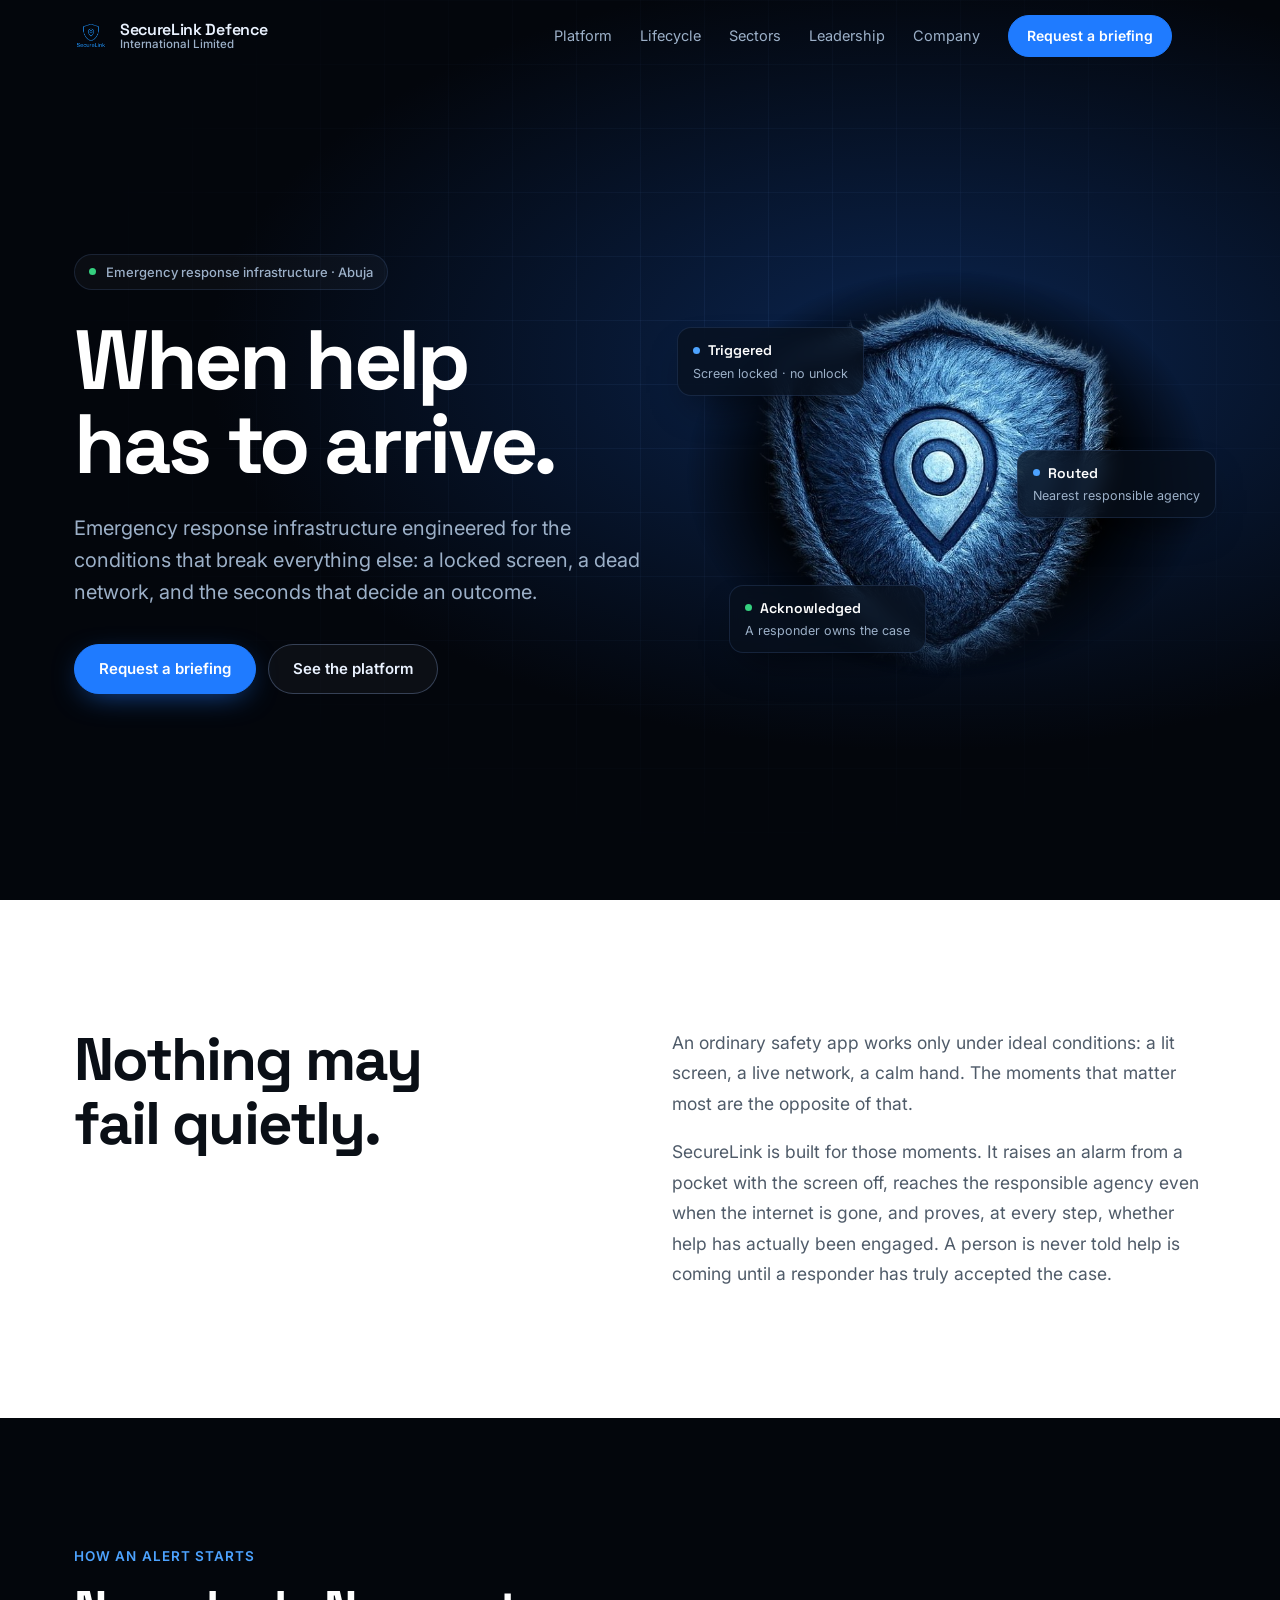
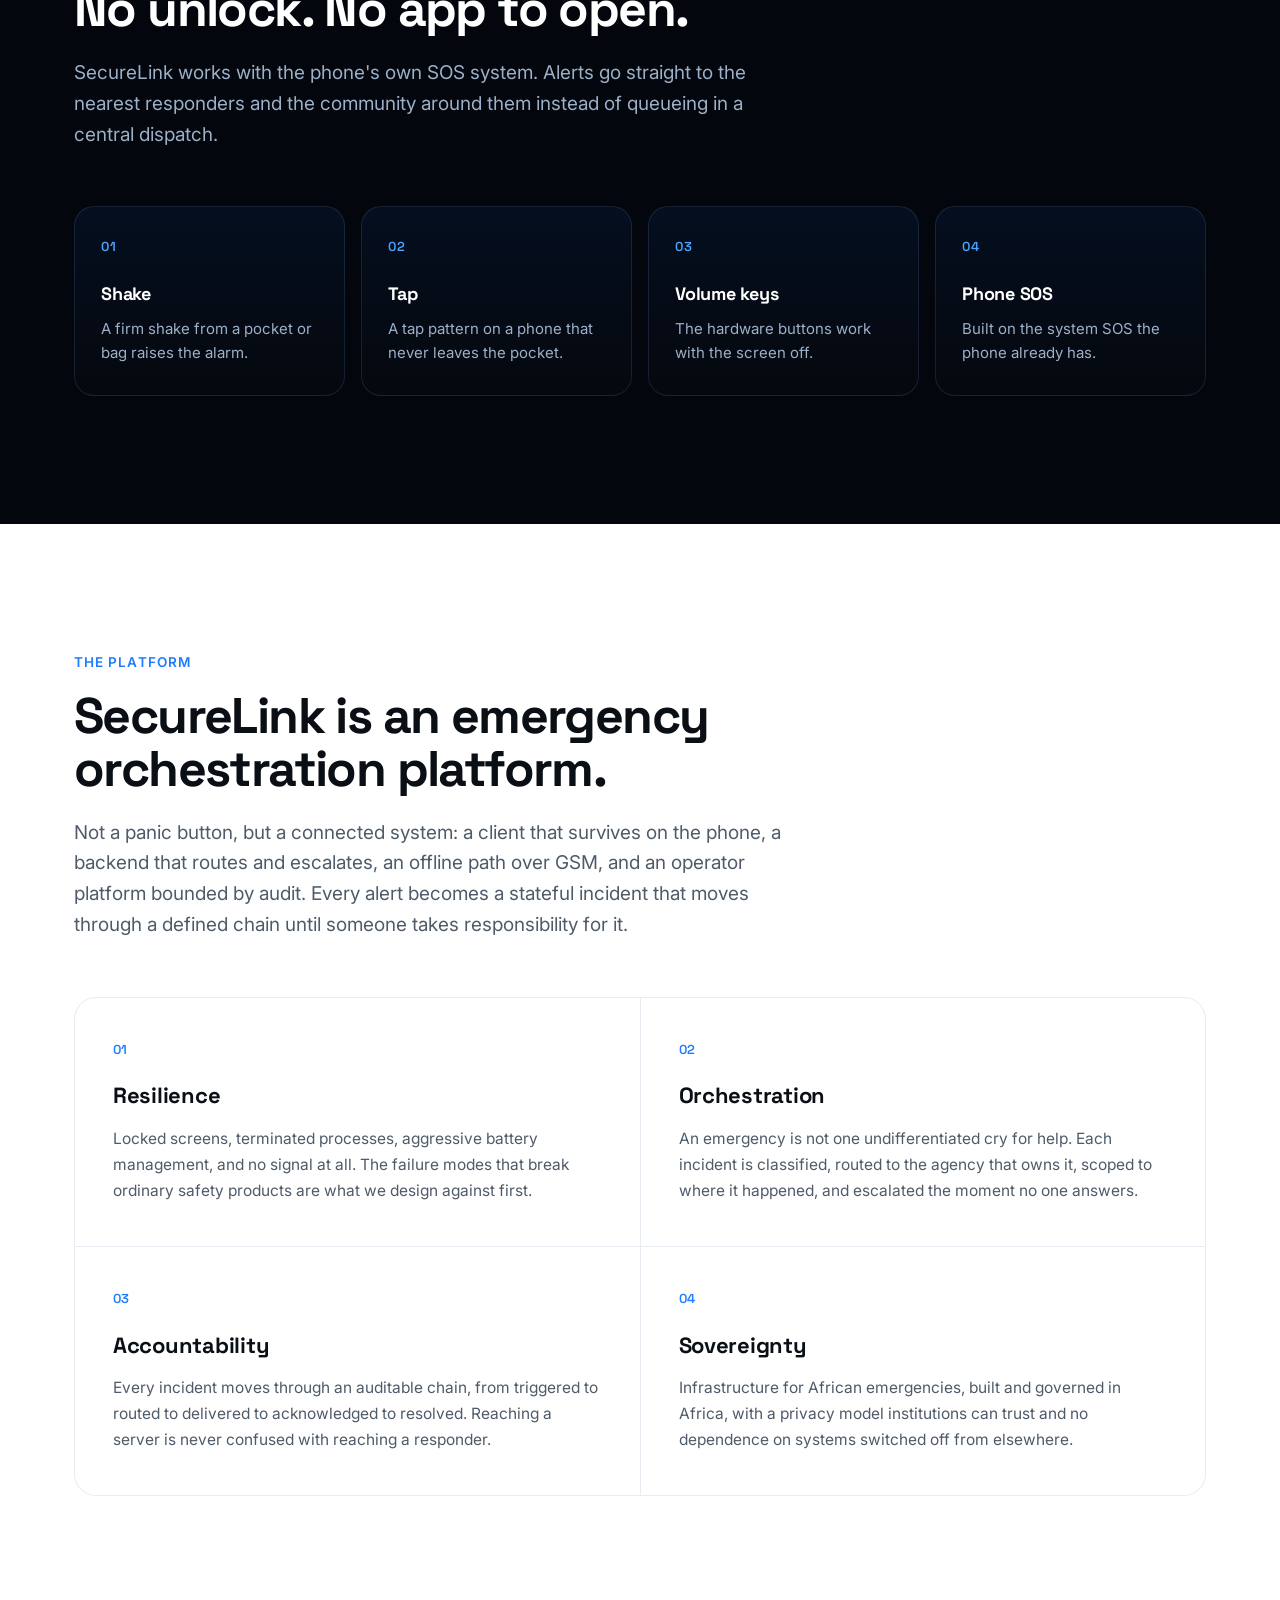
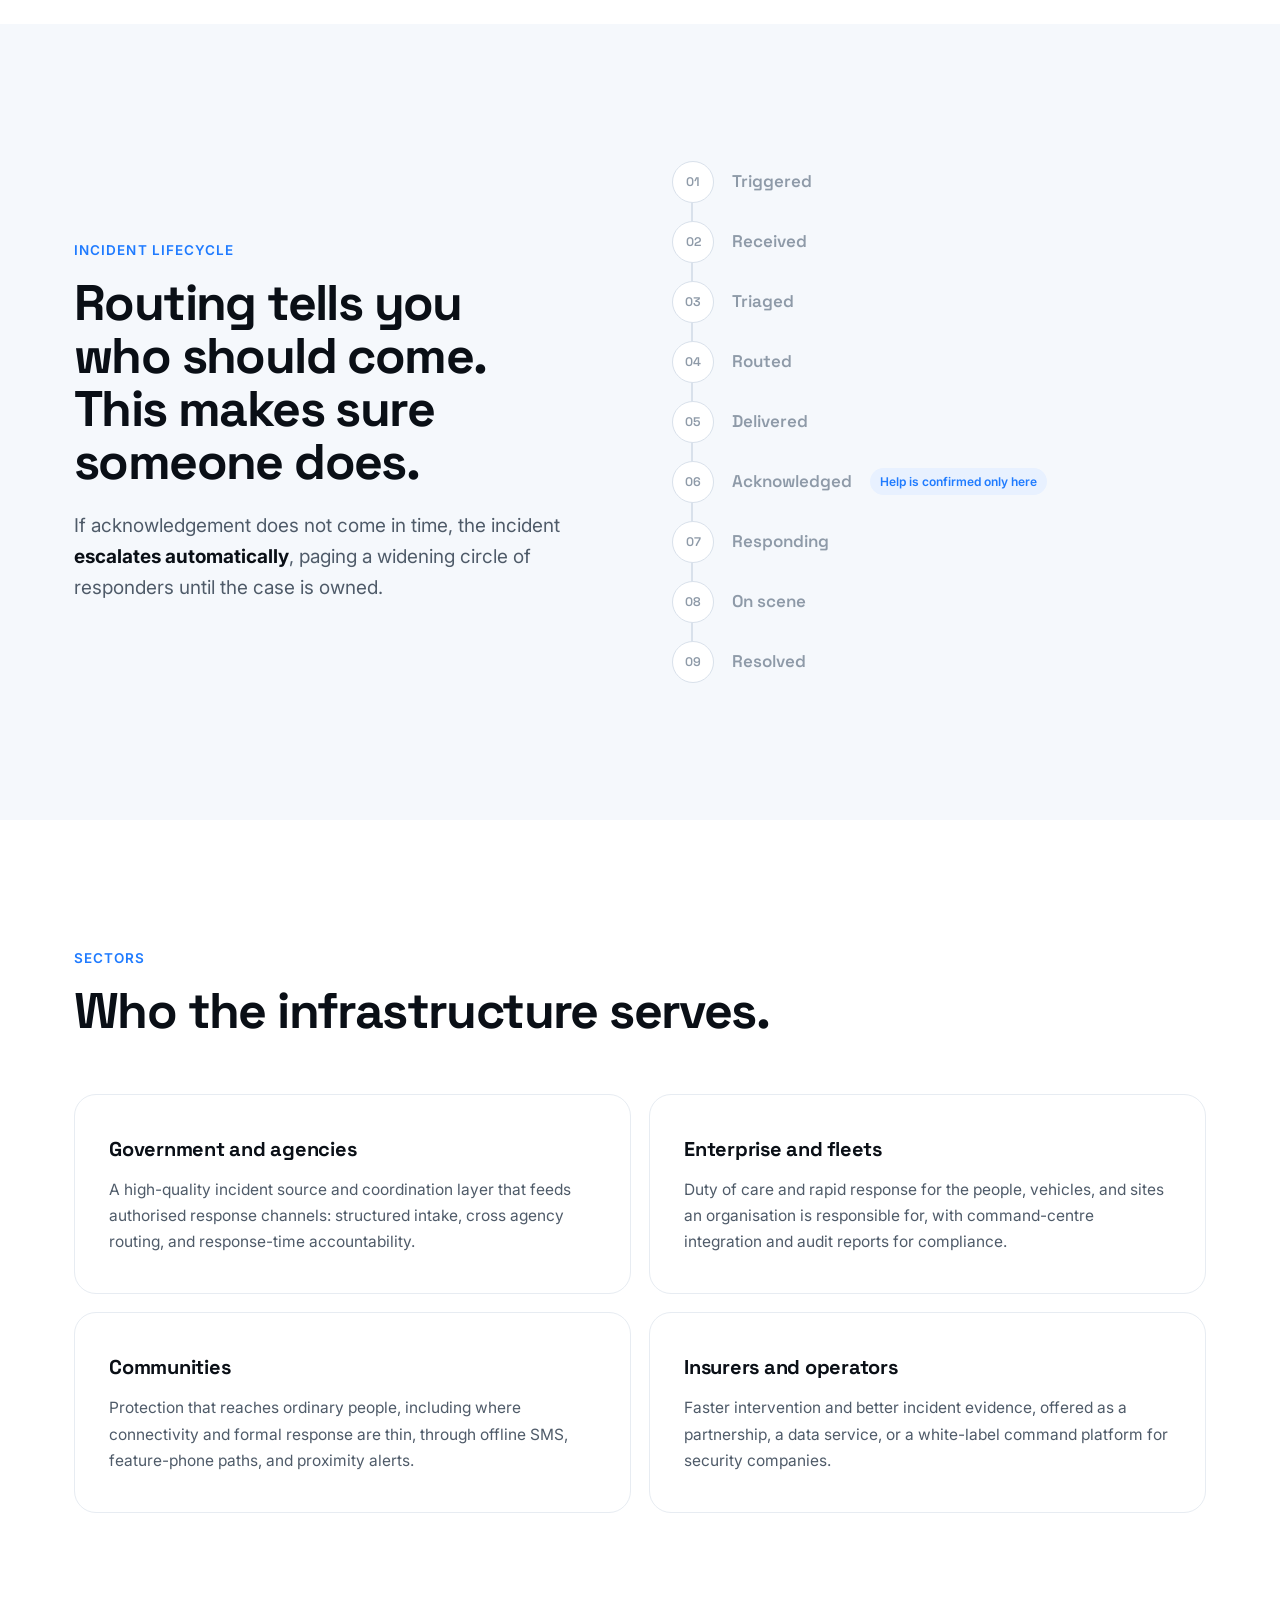
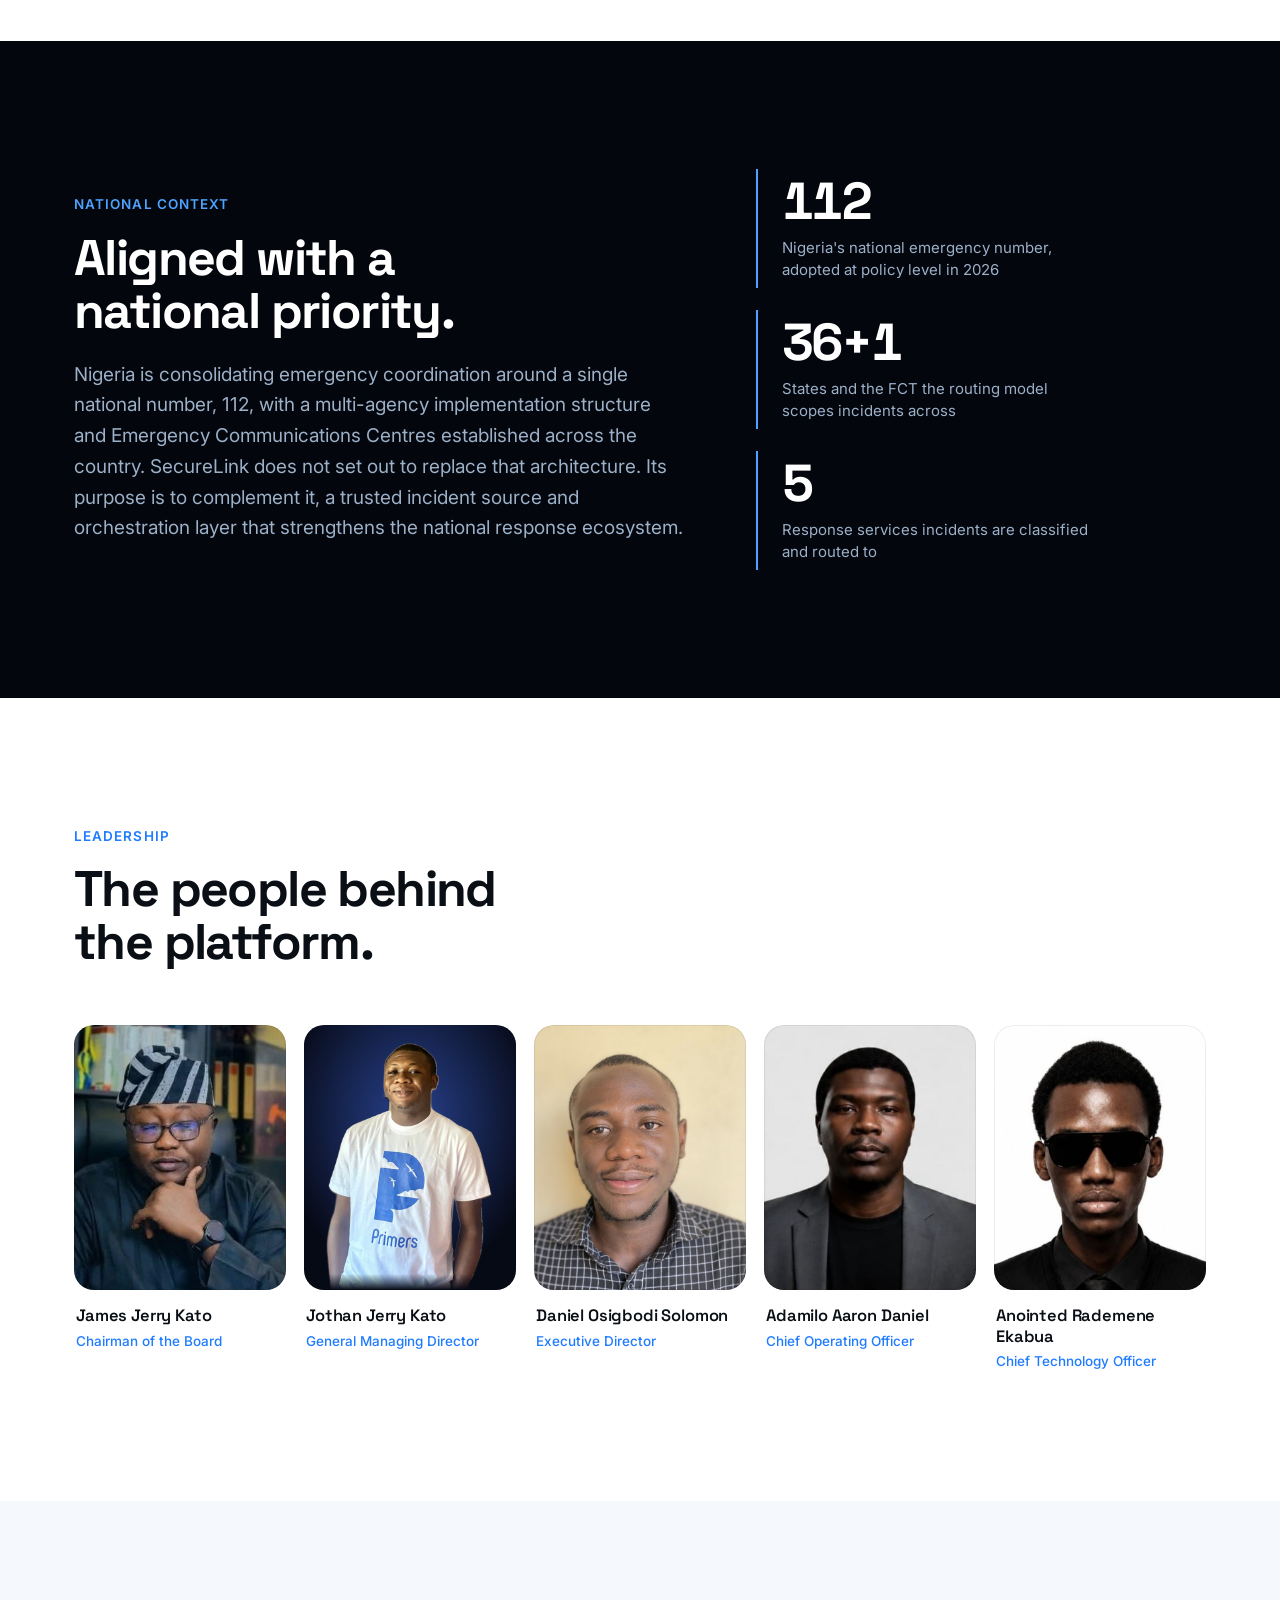
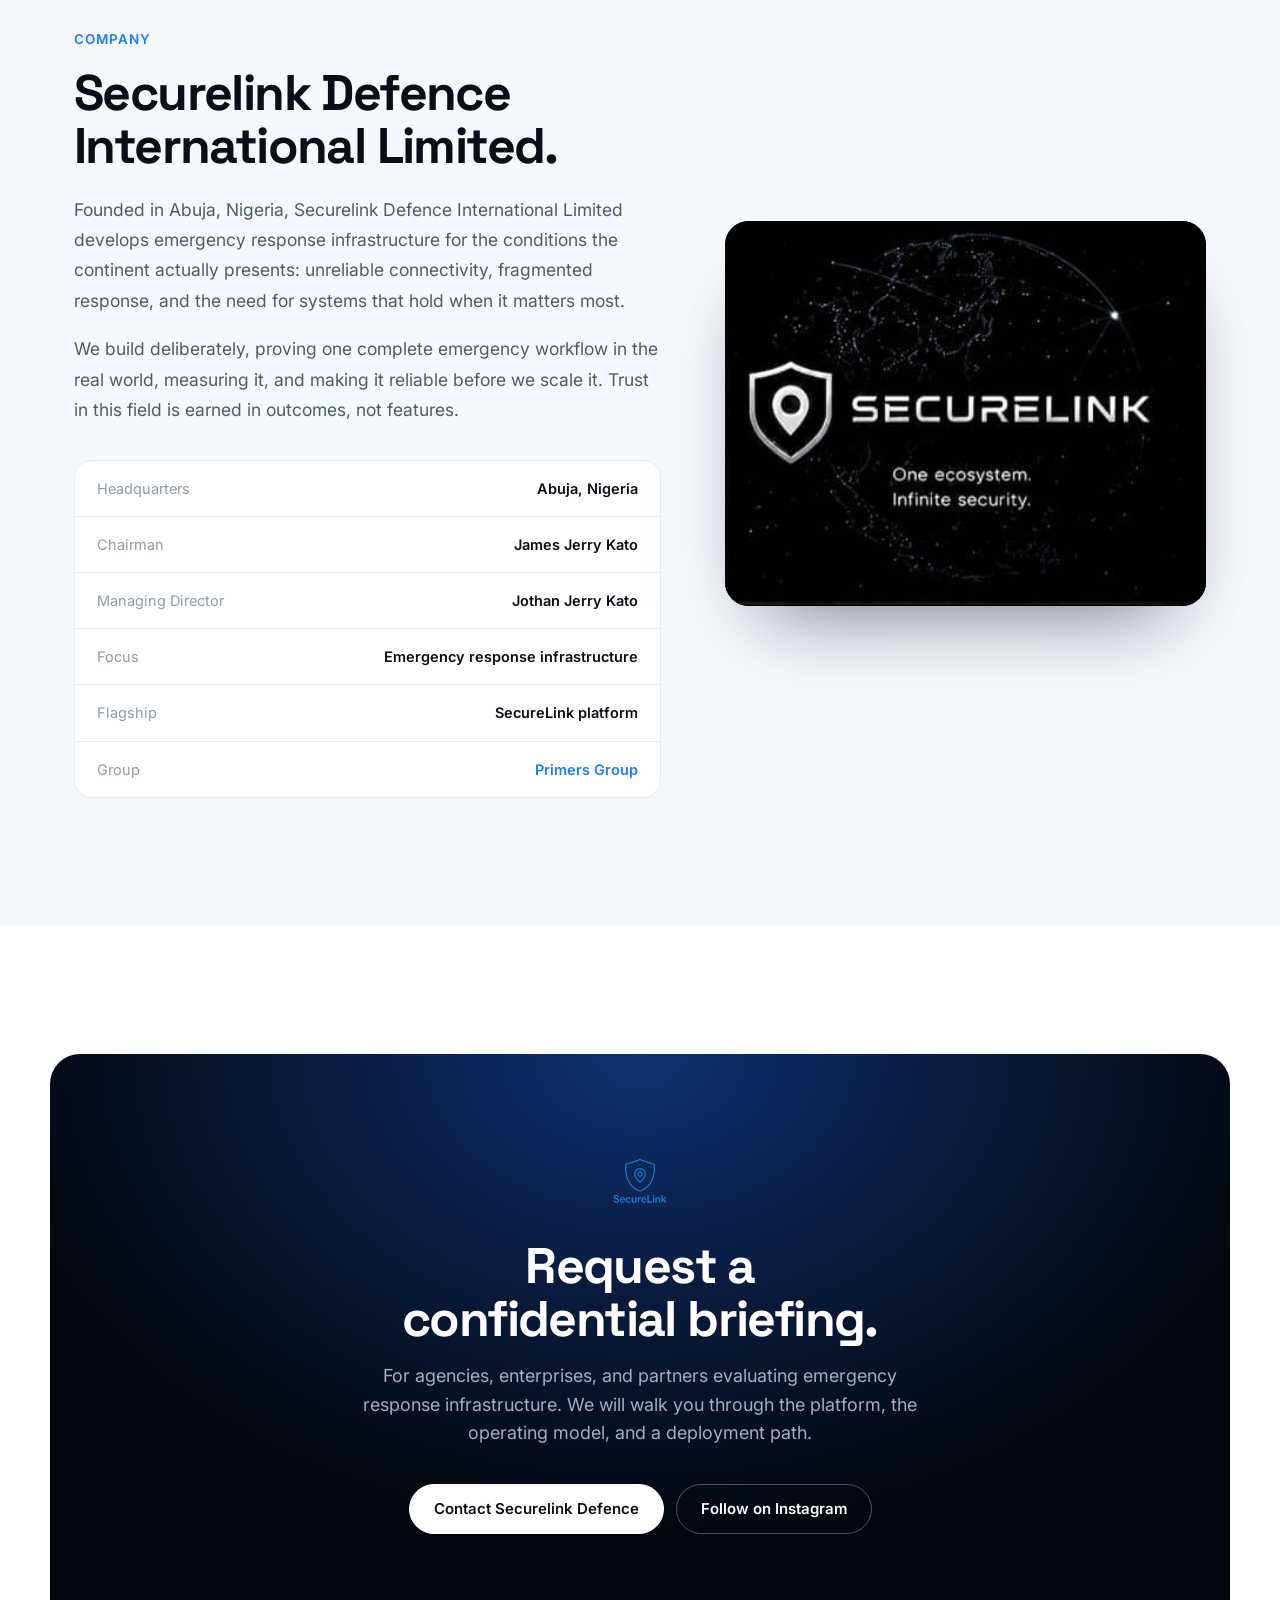
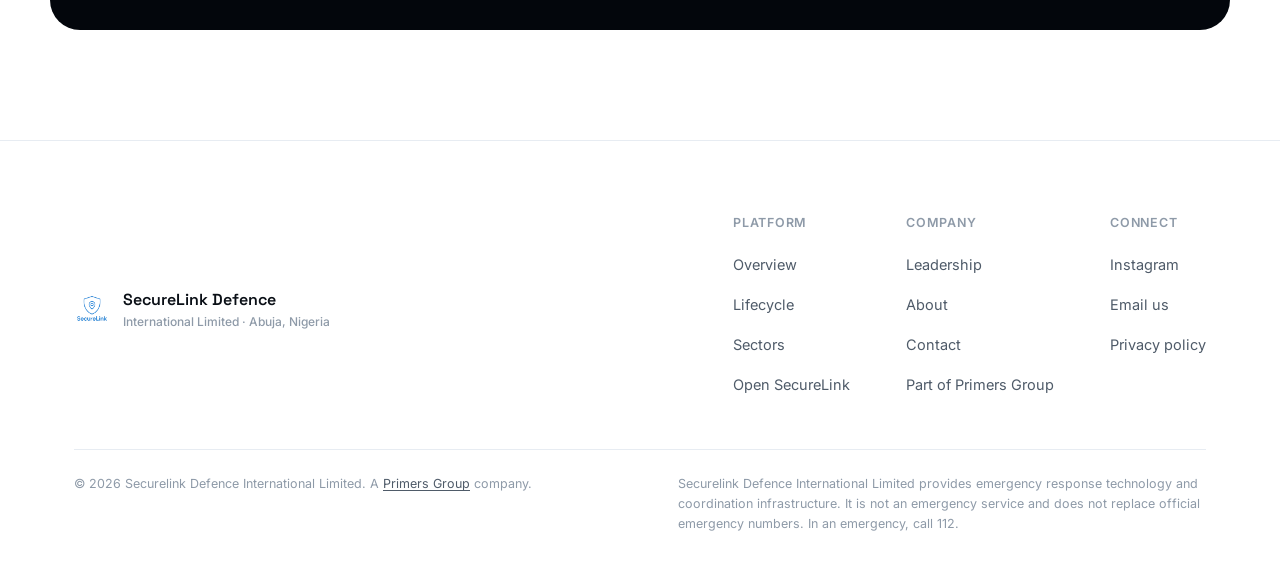
<file: index.html>
<!doctype html>
<html lang="en-NG">
<head>
<meta charset="utf-8" />
<meta name="viewport" content="width=device-width, initial-scale=1, viewport-fit=cover" />
<title>Securelink Defence International Limited · Emergency response infrastructure</title>
<meta name="description" content="Emergency response infrastructure for Africa. Detection that survives a locked screen and a dead network, routing that reaches the right agency in time, and accountability from the first alert to the responder who answers it." />
<link rel="canonical" href="https://securelinkdefence.primersgroup.ng/" />
<meta name="theme-color" content="#03060c" />
<meta name="robots" content="index,follow,max-image-preview:large" />
<meta property="og:type" content="website" />
<meta property="og:site_name" content="Securelink Defence" />
<meta property="og:title" content="Securelink Defence · When help has to arrive" />
<meta property="og:description" content="Emergency response infrastructure engineered for a locked screen, a dead network, and the seconds that decide an outcome." />
<meta property="og:url" content="https://securelinkdefence.primersgroup.ng/" />
<meta property="og:image" content="https://securelinkdefence.primersgroup.ng/og.jpg" />
<meta property="og:image:width" content="1200" />
<meta property="og:image:height" content="630" />
<meta name="twitter:card" content="summary_large_image" />
<link rel="icon" href="/favicon.ico" sizes="48x48" />
<link rel="icon" type="image/png" sizes="96x96" href="/favicon-96.png" />
<link rel="icon" type="image/png" sizes="192x192" href="/icon-192.png" />
<link rel="apple-touch-icon" href="/apple-touch-icon.png" />
<link rel="preconnect" href="https://fonts.googleapis.com" />
<link rel="preconnect" href="https://fonts.gstatic.com" crossorigin />
<link href="https://fonts.googleapis.com/css2?family=Space+Grotesk:wght@500;600;700&family=Inter:wght@400;500;600&display=swap" rel="stylesheet" />
<link rel="preload" as="image" href="/img/shield-hero.jpg" />
<link rel="stylesheet" href="/site.css" />
<script>document.documentElement.classList.add('js')</script>
<script type="application/ld+json">{"@context":"https://schema.org","@graph":[
{"@type":"Organization","@id":"https://securelinkdefence.primersgroup.ng/#org","name":"Securelink Defence International Limited","alternateName":"SecureLink","url":"https://securelinkdefence.primersgroup.ng/","logo":"https://securelinkdefence.primersgroup.ng/securelink-logo.png","email":"primerscorperation@gmail.com","address":{"@type":"PostalAddress","addressLocality":"Abuja","addressCountry":"NG"},"sameAs":["https://www.instagram.com/securelink_defence/","https://securelink.primersgroup.ng/"],"parentOrganization":{"@type":"Organization","name":"Primers Group","url":"https://primersgroup.ng/"},
"employee":[{"@type":"Person","name":"James Jerry Kato","jobTitle":"Chairman of the Board"},{"@type":"Person","name":"Jothan Jerry Kato","jobTitle":"General Managing Director"},{"@type":"Person","name":"Daniel Osigbodi Solomon","jobTitle":"Executive Director"},{"@type":"Person","name":"Adamilo Aaron Daniel","jobTitle":"Chief Operating Officer"},{"@type":"Person","name":"Anointed Rademene Ekabua","jobTitle":"Chief Technology Officer"}]},
{"@type":"WebApplication","name":"SecureLink","url":"https://securelink.primersgroup.ng/","applicationCategory":"BusinessApplication","publisher":{"@id":"https://securelinkdefence.primersgroup.ng/#org"}},
{"@type":"WebSite","name":"Securelink Defence","url":"https://securelinkdefence.primersgroup.ng/","publisher":{"@id":"https://securelinkdefence.primersgroup.ng/#org"}}]}</script>
</head>
<body>
<a class="skip" href="#main">Skip to content</a>

<nav class="nav" id="nav">
  <div class="wrap nav-in">
    <a class="brand" href="/" aria-label="Securelink Defence International Limited, home">
      <img src="/securelink-logo.png" alt="" width="34" height="34" />
      <span class="wm">SecureLink Defence<small>International Limited</small></span>
    </a>
    <div class="navlinks" id="navlinks">
      <a href="#platform">Platform</a>
      <a href="#lifecycle">Lifecycle</a>
      <a href="#sectors">Sectors</a>
      <a href="#team">Leadership</a>
      <a href="#company">Company</a>
      <a class="btn sm" href="#contact">Request a briefing</a>
    </div>
    <!-- Primers bar (apps + your Primers ID), filled in by id.primersgroup.ng/bar.js -->
    <span id="primers-bar-slot" style="display:flex;align-items:center;margin-left:8px"></span>
    <button class="menu" id="menu" aria-label="Open menu" aria-expanded="false" aria-controls="navlinks"><span></span><span></span></button>
  </div>
</nav>

<main id="main">
<header class="hero" id="top">
  <div class="grid-bg" aria-hidden="true"></div>
  <div class="wrap hero-in">
    <div class="hero-copy">
      <div class="tag"><span class="dot"></span>Emergency response infrastructure · Abuja</div>
      <h1>When help has to arrive.</h1>
      <p class="sub">Emergency response infrastructure engineered for the conditions that break everything else: a locked screen, a dead network, and the seconds that decide an outcome.</p>
      <div class="hero-cta">
        <a class="btn" href="#contact">Request a briefing</a>
        <a class="btn ghost" href="#platform">See the platform</a>
      </div>
    </div>
    <div class="hero-art">
      <div class="halo" aria-hidden="true"></div>
      <img src="/img/shield-hero.jpg" alt="The SecureLink shield" width="800" height="628" />
      <div class="chip c1" aria-hidden="true"><b>Triggered</b><span>Screen locked · no unlock</span></div>
      <div class="chip c2" aria-hidden="true"><b>Routed</b><span>Nearest responsible agency</span></div>
      <div class="chip c3 ok" aria-hidden="true"><b>Acknowledged</b><span>A responder owns the case</span></div>
    </div>
  </div>
</header>

<section id="mission" class="sec">
  <div class="wrap split">
    <h2 class="statement reveal">Nothing may fail quietly.</h2>
    <div class="body reveal">
      <p>An ordinary safety app works only under ideal conditions: a lit screen, a live network, a calm hand. The moments that matter most are the opposite of that.</p>
      <p>SecureLink is built for those moments. It raises an alarm from a pocket with the screen off, reaches the responsible agency even when the internet is gone, and proves, at every step, whether help has actually been engaged. A person is never told help is coming until a responder has truly accepted the case.</p>
    </div>
  </div>
</section>

<section id="triggers" class="sec dark">
  <div class="wrap">
    <div class="eyebrow">How an alert starts</div>
    <h2 class="reveal">No unlock. No app to open.</h2>
    <p class="sec-lead reveal">SecureLink works with the phone's own SOS system. Alerts go straight to the nearest responders and the community around them instead of queueing in a central dispatch.</p>
    <div class="triggers">
      <div class="trig reveal"><span class="tn">01</span><h3>Shake</h3><p>A firm shake from a pocket or bag raises the alarm.</p></div>
      <div class="trig reveal"><span class="tn">02</span><h3>Tap</h3><p>A tap pattern on a phone that never leaves the pocket.</p></div>
      <div class="trig reveal"><span class="tn">03</span><h3>Volume keys</h3><p>The hardware buttons work with the screen off.</p></div>
      <div class="trig reveal"><span class="tn">04</span><h3>Phone SOS</h3><p>Built on the system SOS the phone already has.</p></div>
    </div>
  </div>
</section>

<section id="platform" class="sec">
  <div class="wrap">
    <div class="eyebrow">The platform</div>
    <h2 class="reveal">SecureLink is an emergency orchestration platform.</h2>
    <p class="sec-lead reveal">Not a panic button, but a connected system: a client that survives on the phone, a backend that routes and escalates, an offline path over GSM, and an operator platform bounded by audit. Every alert becomes a stateful incident that moves through a defined chain until someone takes responsibility for it.</p>
    <div class="pillars">
      <div class="pillar reveal"><span class="n">01</span><h3>Resilience</h3><p>Locked screens, terminated processes, aggressive battery management, and no signal at all. The failure modes that break ordinary safety products are what we design against first.</p></div>
      <div class="pillar reveal"><span class="n">02</span><h3>Orchestration</h3><p>An emergency is not one undifferentiated cry for help. Each incident is classified, routed to the agency that owns it, scoped to where it happened, and escalated the moment no one answers.</p></div>
      <div class="pillar reveal"><span class="n">03</span><h3>Accountability</h3><p>Every incident moves through an auditable chain, from triggered to routed to delivered to acknowledged to resolved. Reaching a server is never confused with reaching a responder.</p></div>
      <div class="pillar reveal"><span class="n">04</span><h3>Sovereignty</h3><p>Infrastructure for African emergencies, built and governed in Africa, with a privacy model institutions can trust and no dependence on systems switched off from elsewhere.</p></div>
    </div>
  </div>
</section>

<section id="lifecycle" class="sec soft">
  <div class="wrap life">
    <div>
      <div class="eyebrow">Incident lifecycle</div>
      <h2 class="reveal">Routing tells you who should come. This makes sure someone does.</h2>
      <p class="sec-lead reveal">If acknowledgement does not come in time, the incident <b>escalates automatically</b>, paging a widening circle of responders until the case is owned.</p>
    </div>
    <ol class="chain" id="chain" aria-label="Incident lifecycle">
      <li>Triggered</li><li>Received</li><li>Triaged</li><li>Routed</li><li>Delivered</li><li class="key">Acknowledged</li><li>Responding</li><li>On scene</li><li>Resolved</li>
    </ol>
  </div>
</section>

<section id="sectors" class="sec">
  <div class="wrap">
    <div class="eyebrow">Sectors</div>
    <h2 class="reveal">Who the infrastructure serves.</h2>
    <div class="cards">
      <div class="card reveal"><h3>Government and agencies</h3><p>A high-quality incident source and coordination layer that feeds authorised response channels: structured intake, cross agency routing, and response-time accountability.</p></div>
      <div class="card reveal"><h3>Enterprise and fleets</h3><p>Duty of care and rapid response for the people, vehicles, and sites an organisation is responsible for, with command-centre integration and audit reports for compliance.</p></div>
      <div class="card reveal"><h3>Communities</h3><p>Protection that reaches ordinary people, including where connectivity and formal response are thin, through offline SMS, feature-phone paths, and proximity alerts.</p></div>
      <div class="card reveal"><h3>Insurers and operators</h3><p>Faster intervention and better incident evidence, offered as a partnership, a data service, or a white-label command platform for security companies.</p></div>
    </div>
  </div>
</section>

<section id="context" class="sec dark">
  <div class="wrap ctx">
    <div>
      <div class="eyebrow">National context</div>
      <h2 class="reveal">Aligned with a national priority.</h2>
      <p class="sec-lead reveal">Nigeria is consolidating emergency coordination around a single national number, 112, with a multi-agency implementation structure and Emergency Communications Centres established across the country. SecureLink does not set out to replace that architecture. Its purpose is to complement it, a trusted incident source and orchestration layer that strengthens the national response ecosystem.</p>
    </div>
    <div class="stats">
      <div class="stat reveal"><div class="n">112</div><div class="l">Nigeria's national emergency number, adopted at policy level in 2026</div></div>
      <div class="stat reveal"><div class="n">36+1</div><div class="l">States and the FCT the routing model scopes incidents across</div></div>
      <div class="stat reveal"><div class="n">5</div><div class="l">Response services incidents are classified and routed to</div></div>
    </div>
  </div>
</section>

<section id="team" class="sec">
  <div class="wrap">
    <div class="eyebrow">Leadership</div>
    <h2 class="reveal">The people behind the platform.</h2>
    <div class="team">
      <figure class="person reveal"><div class="ph"><img src="/img/james-kato.jpg" alt="James Jerry Kato" width="600" height="750" loading="lazy" /></div><figcaption><b>James Jerry Kato</b><span>Chairman of the Board</span></figcaption></figure>
      <figure class="person reveal"><div class="ph"><img src="/img/jothan-portrait-5.jpg" alt="Jothan Jerry Kato" width="640" height="800" loading="lazy" /></div><figcaption><b>Jothan Jerry Kato</b><span>General Managing Director</span></figcaption></figure>
      <figure class="person reveal"><div class="ph"><img src="/img/daniel-solomon.jpg" alt="Daniel Osigbodi Solomon" width="600" height="750" loading="lazy" /></div><figcaption><b>Daniel Osigbodi Solomon</b><span>Executive Director</span></figcaption></figure>
      <figure class="person reveal"><div class="ph"><img src="/img/aaron-daniel.jpg" alt="Adamilo Aaron Daniel" width="600" height="750" loading="lazy" /></div><figcaption><b>Adamilo Aaron Daniel</b><span>Chief Operating Officer</span></figcaption></figure>
      <figure class="person reveal"><div class="ph"><img src="/img/anointed-ekabua.jpg" alt="Anointed Rademene Ekabua" width="600" height="750" loading="lazy" /></div><figcaption><b>Anointed Rademene Ekabua</b><span>Chief Technology Officer</span></figcaption></figure>
    </div>
  </div>
</section>

<section id="company" class="sec soft">
  <div class="wrap co">
    <div>
      <div class="eyebrow">Company</div>
      <h2 class="reveal">Securelink Defence International Limited.</h2>
      <div class="body reveal">
        <p>Founded in Abuja, Nigeria, Securelink Defence International Limited develops emergency response infrastructure for the conditions the continent actually presents: unreliable connectivity, fragmented response, and the need for systems that hold when it matters most.</p>
        <p>We build deliberately, proving one complete emergency workflow in the real world, measuring it, and making it reliable before we scale it. Trust in this field is earned in outcomes, not features.</p>
      </div>
      <div class="facts reveal">
        <div class="fact"><span>Headquarters</span><b>Abuja, Nigeria</b></div>
        <div class="fact"><span>Chairman</span><b>James Jerry Kato</b></div>
        <div class="fact"><span>Managing Director</span><b>Jothan Jerry Kato</b></div>
        <div class="fact"><span>Focus</span><b>Emergency response infrastructure</b></div>
        <div class="fact"><span>Flagship</span><b>SecureLink platform</b></div>
        <div class="fact"><span>Group</span><b><a href="https://primersgroup.ng" target="_blank" rel="noopener">Primers Group</a></b></div>
      </div>
    </div>
    <figure class="eco reveal">
      <img src="/img/ecosystem.jpg" alt="SecureLink: one ecosystem, infinite security" width="409" height="328" loading="lazy" />
    </figure>
  </div>
</section>

<div class="cta-wrap">
  <section id="contact" class="cta">
    <img src="/securelink-logo.png" alt="" width="64" height="64" />
    <h2>Request a confidential briefing.</h2>
    <p>For agencies, enterprises, and partners evaluating emergency response infrastructure. We will walk you through the platform, the operating model, and a deployment path.</p>
    <div class="hero-cta">
      <a class="btn light" href="mailto:primerscorperation@gmail.com?subject=Securelink%20Defence%20briefing%20request">Contact Securelink Defence</a>
      <a class="btn ghost-l" href="https://www.instagram.com/securelink_defence/" target="_blank" rel="noopener">Follow on Instagram</a>
    </div>
  </section>
</div>
</main>

<footer>
  <div class="wrap">
    <div class="foot-top">
      <div class="foot-brand">
        <img src="/securelink-logo.png" alt="" width="36" height="36" />
        <span class="wm">SecureLink Defence<small>International Limited &middot; Abuja, Nigeria</small></span>
      </div>
      <div class="foot-links">
        <div class="foot-col"><h4>Platform</h4><a href="/#platform">Overview</a><a href="/#lifecycle">Lifecycle</a><a href="/#sectors">Sectors</a><a href="https://securelink.primersgroup.ng" target="_blank" rel="noopener">Open SecureLink</a></div>
        <div class="foot-col"><h4>Company</h4><a href="/#team">Leadership</a><a href="/#company">About</a><a href="/#contact">Contact</a><a href="https://primersgroup.ng" target="_blank" rel="noopener">Part of Primers Group</a></div>
        <div class="foot-col"><h4>Connect</h4><a href="https://www.instagram.com/securelink_defence/" target="_blank" rel="noopener me">Instagram</a><a href="mailto:primerscorperation@gmail.com">Email us</a><a href="/privacy/">Privacy policy</a></div>
      </div>
    </div>
    <div class="foot-bottom">
      <span>&copy; 2026 Securelink Defence International Limited. A <a href="https://primersgroup.ng" target="_blank" rel="noopener">Primers Group</a> company.</span>
      <span class="disc">Securelink Defence International Limited provides emergency response technology and coordination infrastructure. It is not an emergency service and does not replace official emergency numbers. In an emergency, call 112.</span>
    </div>
  </div>
</footer>
<script src="/site.js" defer></script>
<script src="https://id.primersgroup.ng/bar-1.0.0.js" integrity="sha384-rXpiakx+MJPCCDxLtpxx4N2rh06qFYNYot4EZfZ04UwXe0N0/mzz1tRFfR1OKee9" crossorigin="anonymous" data-mount="#primers-bar-slot" defer></script>
<script src="https://primersgroup.ng/assistant/embed-1.3.0.js" integrity="sha384-D2ZQCaPo8ymkBnxNFDwEXKBJMeaGDDqGIDWiqyoZJ2r6ArMiaWmXrp5rJXDOD0h1" crossorigin="anonymous" data-page="securelink" defer></script>
</body>
</html>
</file>
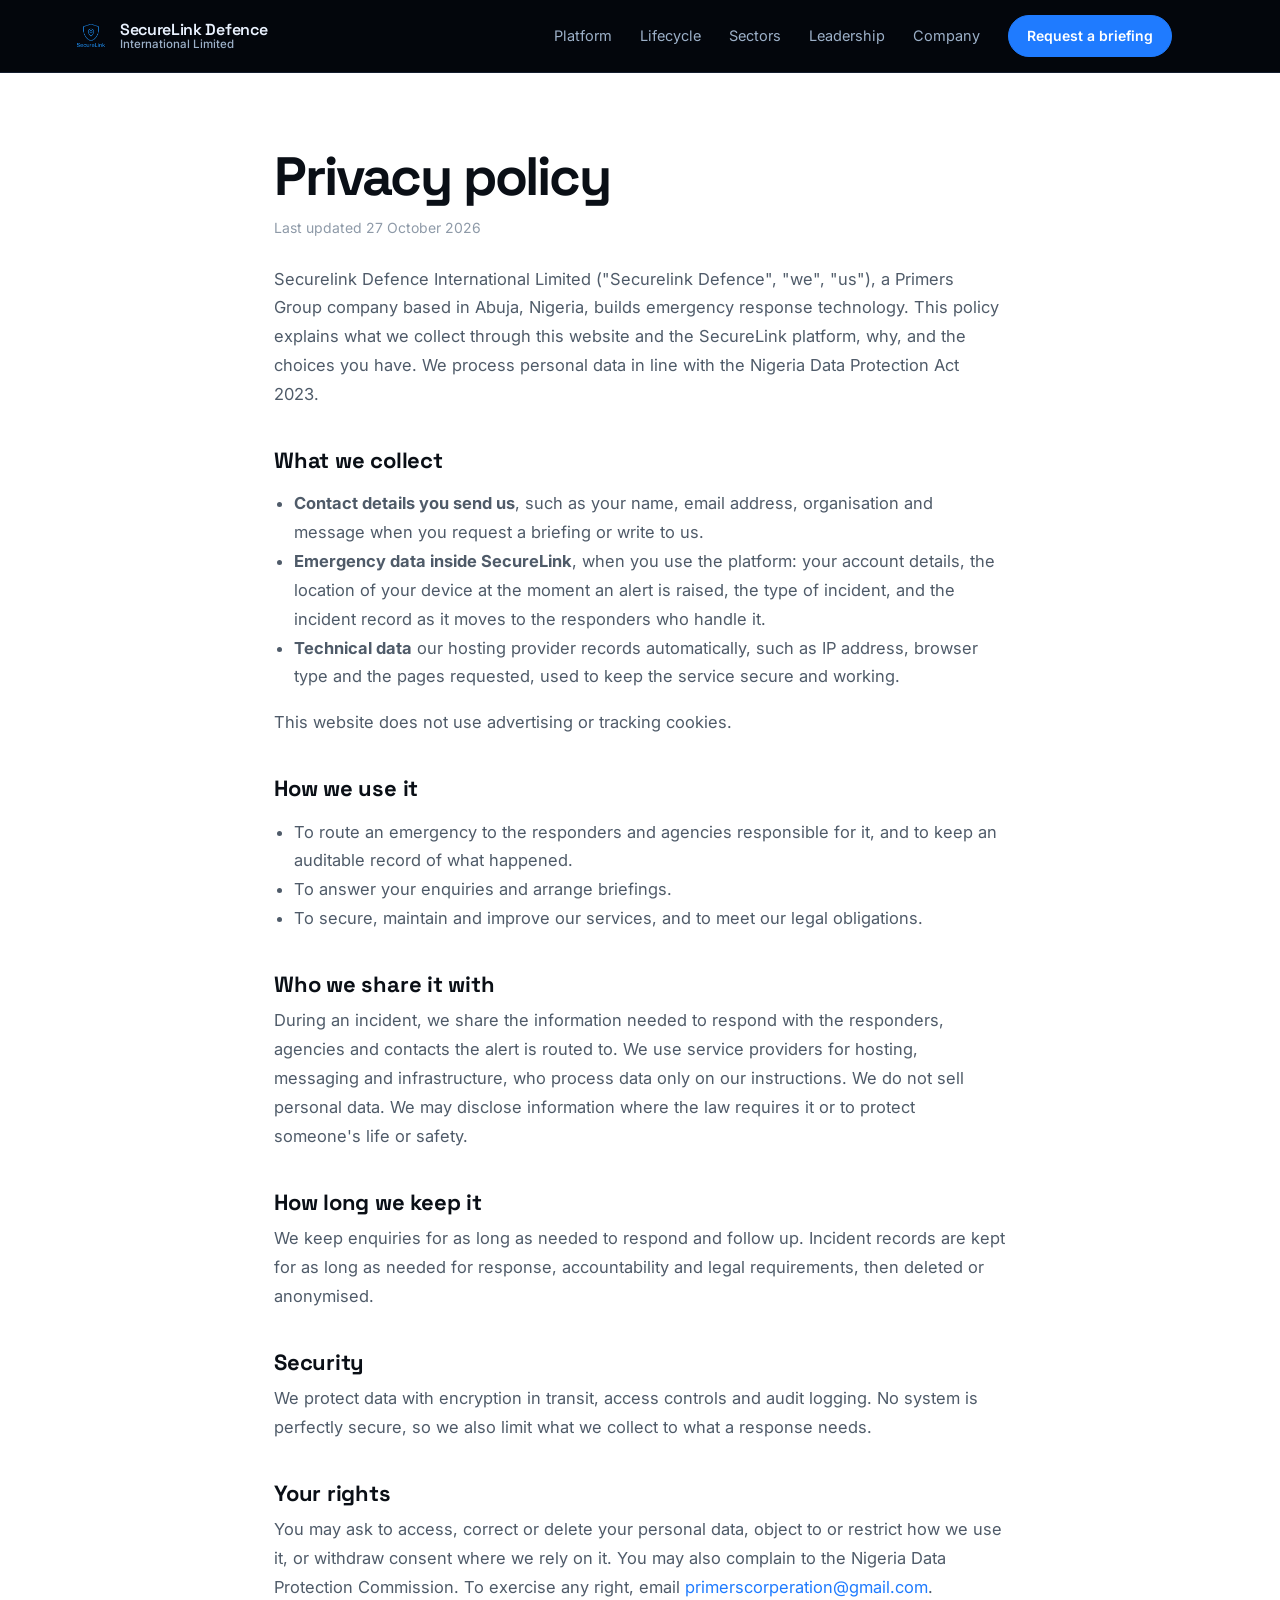
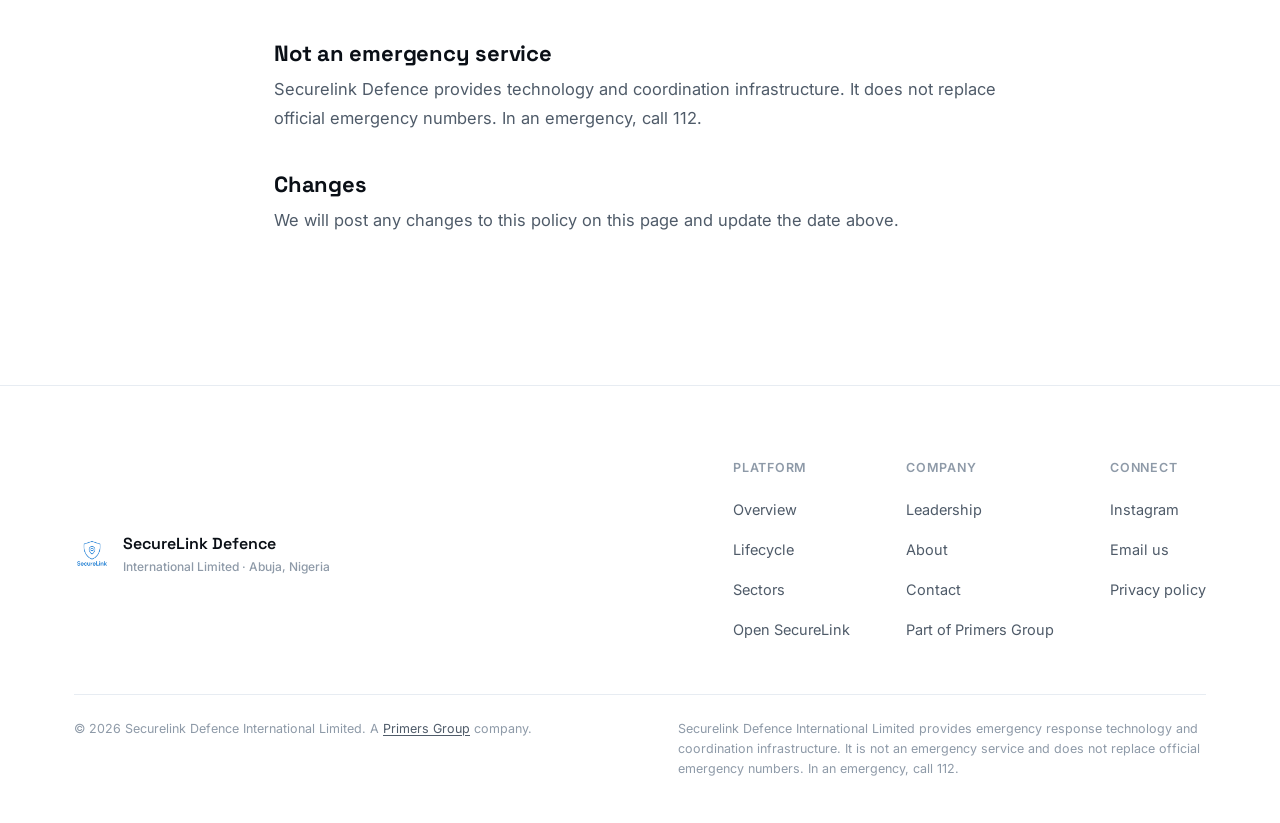
<file: privacy/index.html>
<!doctype html>
<html lang="en-NG">
<head>
<meta charset="utf-8" />
<meta name="viewport" content="width=device-width, initial-scale=1, viewport-fit=cover" />
<title>Privacy policy · Securelink Defence</title>
<meta name="description" content="How Securelink Defence International Limited collects, uses, protects and shares information." />
<link rel="canonical" href="https://securelinkdefence.primersgroup.ng/privacy/" />
<meta name="theme-color" content="#03060c" />
<meta name="robots" content="index,follow,max-image-preview:large" />
<meta property="og:type" content="website" />
<meta property="og:site_name" content="Securelink Defence" />
<meta property="og:title" content="Securelink Defence · When help has to arrive" />
<meta property="og:description" content="Emergency response infrastructure engineered for a locked screen, a dead network, and the seconds that decide an outcome." />
<meta property="og:url" content="https://securelinkdefence.primersgroup.ng/" />
<meta property="og:image" content="https://securelinkdefence.primersgroup.ng/og.jpg" />
<meta property="og:image:width" content="1200" />
<meta property="og:image:height" content="630" />
<meta name="twitter:card" content="summary_large_image" />
<link rel="icon" href="/favicon.ico" sizes="48x48" />
<link rel="icon" type="image/png" sizes="96x96" href="/favicon-96.png" />
<link rel="icon" type="image/png" sizes="192x192" href="/icon-192.png" />
<link rel="apple-touch-icon" href="/apple-touch-icon.png" />
<link rel="preconnect" href="https://fonts.googleapis.com" />
<link rel="preconnect" href="https://fonts.gstatic.com" crossorigin />
<link href="https://fonts.googleapis.com/css2?family=Space+Grotesk:wght@500;600;700&family=Inter:wght@400;500;600&display=swap" rel="stylesheet" />
<link rel="stylesheet" href="/site.css" />
<script>document.documentElement.classList.add('js')</script>
</head>
<body>
<a class="skip" href="/#main">Skip to content</a>

<nav class="nav page" id="nav">
  <div class="wrap nav-in">
    <a class="brand" href="/" aria-label="Securelink Defence International Limited, home">
      <img src="/securelink-logo.png" alt="" width="34" height="34" />
      <span class="wm">SecureLink Defence<small>International Limited</small></span>
    </a>
    <div class="navlinks" id="navlinks">
      <a href="/#platform">Platform</a>
      <a href="/#lifecycle">Lifecycle</a>
      <a href="/#sectors">Sectors</a>
      <a href="/#team">Leadership</a>
      <a href="/#company">Company</a>
      <a class="btn sm" href="/#contact">Request a briefing</a>
    </div>
    <!-- Primers bar (apps + your Primers ID), filled in by id.primersgroup.ng/bar.js -->
    <span id="primers-bar-slot" style="display:flex;align-items:center;margin-left:8px"></span>
    <button class="menu" id="menu" aria-label="Open menu" aria-expanded="false" aria-controls="navlinks"><span></span><span></span></button>
  </div>
</nav>

<main id="main" class="legal"><div class="wrap">
<h1>Privacy policy</h1>
<p class="upd">Last updated 27 October 2026</p>
<p class="intro">Securelink Defence International Limited ("Securelink Defence", "we", "us"), a Primers Group company based in Abuja, Nigeria, builds emergency response technology. This policy explains what we collect through this website and the SecureLink platform, why, and the choices you have. We process personal data in line with the Nigeria Data Protection Act 2023.</p>
<h2>What we collect</h2>
<ul>
<li><b>Contact details you send us</b>, such as your name, email address, organisation and message when you request a briefing or write to us.</li>
<li><b>Emergency data inside SecureLink</b>, when you use the platform: your account details, the location of your device at the moment an alert is raised, the type of incident, and the incident record as it moves to the responders who handle it.</li>
<li><b>Technical data</b> our hosting provider records automatically, such as IP address, browser type and the pages requested, used to keep the service secure and working.</li>
</ul>
<p>This website does not use advertising or tracking cookies.</p>
<h2>How we use it</h2>
<ul>
<li>To route an emergency to the responders and agencies responsible for it, and to keep an auditable record of what happened.</li>
<li>To answer your enquiries and arrange briefings.</li>
<li>To secure, maintain and improve our services, and to meet our legal obligations.</li>
</ul>
<h2>Who we share it with</h2>
<p>During an incident, we share the information needed to respond with the responders, agencies and contacts the alert is routed to. We use service providers for hosting, messaging and infrastructure, who process data only on our instructions. We do not sell personal data. We may disclose information where the law requires it or to protect someone's life or safety.</p>
<h2>How long we keep it</h2>
<p>We keep enquiries for as long as needed to respond and follow up. Incident records are kept for as long as needed for response, accountability and legal requirements, then deleted or anonymised.</p>
<h2>Security</h2>
<p>We protect data with encryption in transit, access controls and audit logging. No system is perfectly secure, so we also limit what we collect to what a response needs.</p>
<h2>Your rights</h2>
<p>You may ask to access, correct or delete your personal data, object to or restrict how we use it, or withdraw consent where we rely on it. You may also complain to the Nigeria Data Protection Commission. To exercise any right, email <a href="mailto:primerscorperation@gmail.com">primerscorperation@gmail.com</a>.</p>
<h2>Not an emergency service</h2>
<p>Securelink Defence provides technology and coordination infrastructure. It does not replace official emergency numbers. In an emergency, call 112.</p>
<h2>Changes</h2>
<p>We will post any changes to this policy on this page and update the date above.</p>
</div></main>

<footer>
  <div class="wrap">
    <div class="foot-top">
      <div class="foot-brand">
        <img src="/securelink-logo.png" alt="" width="36" height="36" />
        <span class="wm">SecureLink Defence<small>International Limited &middot; Abuja, Nigeria</small></span>
      </div>
      <div class="foot-links">
        <div class="foot-col"><h4>Platform</h4><a href="/#platform">Overview</a><a href="/#lifecycle">Lifecycle</a><a href="/#sectors">Sectors</a><a href="https://securelink.primersgroup.ng" target="_blank" rel="noopener">Open SecureLink</a></div>
        <div class="foot-col"><h4>Company</h4><a href="/#team">Leadership</a><a href="/#company">About</a><a href="/#contact">Contact</a><a href="https://primersgroup.ng" target="_blank" rel="noopener">Part of Primers Group</a></div>
        <div class="foot-col"><h4>Connect</h4><a href="https://www.instagram.com/securelink_defence/" target="_blank" rel="noopener me">Instagram</a><a href="mailto:primerscorperation@gmail.com">Email us</a><a href="/privacy/">Privacy policy</a></div>
      </div>
    </div>
    <div class="foot-bottom">
      <span>&copy; 2026 Securelink Defence International Limited. A <a href="https://primersgroup.ng" target="_blank" rel="noopener">Primers Group</a> company.</span>
      <span class="disc">Securelink Defence International Limited provides emergency response technology and coordination infrastructure. It is not an emergency service and does not replace official emergency numbers. In an emergency, call 112.</span>
    </div>
  </div>
</footer>
<script src="/site.js" defer></script>
<script src="https://id.primersgroup.ng/bar-1.0.0.js" integrity="sha384-rXpiakx+MJPCCDxLtpxx4N2rh06qFYNYot4EZfZ04UwXe0N0/mzz1tRFfR1OKee9" crossorigin="anonymous" data-mount="#primers-bar-slot" defer></script>
<script src="https://primersgroup.ng/assistant/embed-1.3.0.js" integrity="sha384-D2ZQCaPo8ymkBnxNFDwEXKBJMeaGDDqGIDWiqyoZJ2r6ArMiaWmXrp5rJXDOD0h1" crossorigin="anonymous" data-page="securelink" defer></script>
</body>
</html>
</file>
<file: site.css>
:root{
  --bg:#ffffff;--soft:#F5F8FC;--ink:#0A0F16;--ink-2:#4F5B69;--ink-3:#8E9AA8;
  --blue:#1F7BFF;--blue-2:#0A5FD6;--glow:#4DA3FF;--line:#E7ECF2;--line-2:#D9E1EB;
  --night:#03060C;--night-2:#08101C;--night-line:rgba(120,170,255,.14);--night-ink:#EAF2FF;--night-ink-2:#9CB0C8;
  --display:"Space Grotesk",-apple-system,BlinkMacSystemFont,"Segoe UI",sans-serif;
  --sans:Inter,-apple-system,BlinkMacSystemFont,"Segoe UI",Roboto,Helvetica,Arial,sans-serif;
  --wrap:1180px;
}
*{box-sizing:border-box}
html{scroll-behavior:smooth;-webkit-text-size-adjust:100%;scroll-padding-top:80px}
body{margin:0;background:var(--bg);color:var(--ink);font-family:var(--sans);font-size:17px;line-height:1.6;-webkit-font-smoothing:antialiased;text-rendering:optimizeLegibility;overflow-x:hidden}
::selection{background:rgba(31,123,255,.18)}
a{color:inherit;text-decoration:none}
img{max-width:100%;display:block}
.skip{position:absolute;left:-999px;top:8px;background:#fff;color:var(--ink);padding:10px 14px;border-radius:8px;z-index:100}
.skip:focus{left:12px}
:focus-visible{outline:2px solid var(--glow);outline-offset:3px;border-radius:6px}
.wrap{max-width:var(--wrap);margin:0 auto;padding:0 max(24px,env(safe-area-inset-left))}
h1,h2,h3{margin:0;font-family:var(--display);font-weight:700;letter-spacing:-.02em;text-wrap:balance}
h1{font-size:clamp(42px,6.6vw,84px);line-height:1;letter-spacing:-.04em}
h2{font-size:clamp(30px,4.2vw,50px);line-height:1.06;letter-spacing:-.032em;max-width:22ch}
h3{font-size:20px;letter-spacing:-.012em}
p{margin:0}

.btn{display:inline-flex;align-items:center;justify-content:center;gap:9px;min-height:48px;font-weight:600;font-size:15px;padding:12px 24px;border-radius:100px;background:var(--blue);color:#fff;border:1px solid var(--blue);transition:background .2s,transform .2s,box-shadow .2s;box-shadow:0 8px 30px -10px rgba(31,123,255,.7)}
.btn:hover{background:var(--blue-2);border-color:var(--blue-2);transform:translateY(-1px)}
.btn.sm{min-height:42px;padding:9px 18px;font-size:14px;box-shadow:none}
.btn.ghost{background:rgba(255,255,255,.04);color:var(--night-ink);border-color:rgba(160,195,255,.28);box-shadow:none}
.btn.ghost:hover{background:rgba(255,255,255,.1)}
.btn.light{background:#fff;color:var(--ink);border-color:#fff;box-shadow:none}
.btn.light:hover{background:#E6F0FF}
.btn.ghost-l{background:transparent;color:#fff;border-color:rgba(255,255,255,.3);box-shadow:none}
.btn.ghost-l:hover{background:rgba(255,255,255,.08)}

/* nav */
.nav{position:fixed;inset:0 0 auto;z-index:50;transition:background .3s,border-color .3s;border-bottom:1px solid transparent;padding-top:env(safe-area-inset-top)}
.nav.solid{background:rgba(3,6,12,.82);backdrop-filter:saturate(160%) blur(16px);-webkit-backdrop-filter:saturate(160%) blur(16px);border-color:var(--night-line)}
.nav-in{display:flex;align-items:center;gap:26px;height:72px}
.brand{display:flex;align-items:center;gap:12px;margin-right:auto;color:var(--night-ink)}
.brand img{width:34px;height:34px;border-radius:8px}
.brand .wm{font-family:var(--display);font-weight:600;font-size:16px;letter-spacing:-.02em;line-height:1.1}
.brand .wm small{display:block;font-family:var(--sans);font-size:11.5px;font-weight:500;color:var(--night-ink-2);letter-spacing:0}
.navlinks{display:flex;gap:28px;align-items:center}
.navlinks a:not(.btn){font-size:14.5px;color:var(--night-ink-2);transition:color .2s}
.navlinks a:not(.btn):hover{color:#fff}
.menu{display:none;width:44px;height:44px;border:1px solid var(--night-line);border-radius:12px;background:transparent;cursor:pointer;flex-direction:column;justify-content:center;align-items:center;gap:6px}
.menu span{width:18px;height:1.6px;background:#fff;transition:transform .25s}
.menu[aria-expanded=true] span:first-child{transform:translateY(3.8px) rotate(45deg)}
.menu[aria-expanded=true] span:last-child{transform:translateY(-3.8px) rotate(-45deg)}

/* hero */
.hero{position:relative;background:radial-gradient(90% 70% at 72% 40%,#0B2550 0%,var(--night) 62%);color:var(--night-ink);overflow:hidden;padding-top:72px}
.grid-bg{position:absolute;inset:0;background-image:linear-gradient(var(--night-line) 1px,transparent 1px),linear-gradient(90deg,var(--night-line) 1px,transparent 1px);background-size:64px 64px;mask-image:radial-gradient(70% 70% at 60% 40%,#000 0%,transparent 80%);-webkit-mask-image:radial-gradient(70% 70% at 60% 40%,#000 0%,transparent 80%);opacity:.55}
.hero-in{position:relative;display:grid;grid-template-columns:1.05fr .95fr;gap:40px;align-items:center;min-height:min(860px,calc(100svh - 72px));padding-top:72px;padding-bottom:96px}
.tag{display:inline-flex;align-items:center;gap:10px;font-size:13px;font-weight:500;color:var(--night-ink-2);border:1px solid var(--night-line);border-radius:100px;padding:7px 14px;background:rgba(255,255,255,.03);margin-bottom:28px}
.dot{width:7px;height:7px;border-radius:50%;background:#35D07F;box-shadow:0 0 0 0 rgba(53,208,127,.6);animation:ping 2.2s infinite}
@keyframes ping{70%{box-shadow:0 0 0 9px rgba(53,208,127,0)}100%{box-shadow:0 0 0 0 rgba(53,208,127,0)}}
.hero h1{color:#fff;max-width:11ch}
.hero .sub{max-width:52ch;margin-top:26px;color:var(--night-ink-2);font-size:clamp(17px,1.7vw,20px);line-height:1.6}
.hero-cta{display:flex;gap:12px;flex-wrap:wrap;margin-top:36px}
.hero-art{position:relative;aspect-ratio:800/628}
.hero-art img{width:100%;height:100%;object-fit:cover;mask-image:radial-gradient(closest-side,#000 62%,transparent 100%);-webkit-mask-image:radial-gradient(closest-side,#000 62%,transparent 100%);animation:float 7s ease-in-out infinite}
.halo{position:absolute;inset:12%;border-radius:50%;background:radial-gradient(circle,rgba(77,163,255,.45),transparent 65%);filter:blur(30px);animation:breathe 5s ease-in-out infinite}
@keyframes float{50%{transform:translateY(-10px)}}
@keyframes breathe{50%{opacity:.6;transform:scale(1.06)}}
.chip{position:absolute;display:flex;flex-direction:column;gap:2px;padding:11px 15px;border-radius:14px;background:rgba(8,16,28,.72);border:1px solid var(--night-line);backdrop-filter:blur(10px);-webkit-backdrop-filter:blur(10px);font-size:12.5px;color:var(--night-ink-2);box-shadow:0 18px 40px -18px rgba(0,0,0,.8)}
.chip b{font-family:var(--display);font-size:14px;color:#fff;font-weight:600;display:flex;align-items:center;gap:8px}
.chip b::before{content:"";width:7px;height:7px;border-radius:50%;background:var(--glow)}
.chip.ok b::before{background:#35D07F}
.c1{left:-2%;top:14%;animation:float 6s ease-in-out infinite}
.c2{right:-2%;top:44%;animation:float 7.5s ease-in-out infinite .6s}
.c3{left:8%;bottom:6%;animation:float 6.8s ease-in-out infinite 1.2s}

/* sections */
.sec{padding:128px 0}
.soft{background:var(--soft)}
.dark{background:var(--night);color:var(--night-ink)}
.dark h2,.dark h3{color:#fff}
.eyebrow{font-weight:600;font-size:13.5px;color:var(--blue);margin-bottom:16px;letter-spacing:.08em;text-transform:uppercase}
.dark .eyebrow{color:var(--glow)}
.sec-lead{color:var(--ink-2);font-size:19px;line-height:1.62;max-width:60ch;margin-top:22px}
.sec-lead b{color:var(--ink)}
.dark .sec-lead{color:var(--night-ink-2)}
.split{display:grid;grid-template-columns:1fr 1fr;gap:64px;align-items:start}
.statement{font-size:clamp(34px,5vw,60px);max-width:12ch}
.body p{color:var(--ink-2);font-size:17.5px;line-height:1.74}
.body p+p{margin-top:18px}

.triggers{display:grid;grid-template-columns:repeat(4,1fr);gap:16px;margin-top:56px}
.trig{padding:30px 26px;border:1px solid var(--night-line);border-radius:20px;background:linear-gradient(180deg,rgba(31,123,255,.08),rgba(255,255,255,.01))}
.trig .tn{display:block;font-family:var(--display);font-size:13px;font-weight:600;color:var(--glow);letter-spacing:.04em;margin-bottom:22px}
.trig h3{font-size:18px;margin-bottom:8px}
.trig p{color:var(--night-ink-2);font-size:15px;line-height:1.6}

.pillars{display:grid;grid-template-columns:repeat(2,1fr);gap:1px;background:var(--line);border:1px solid var(--line);border-radius:22px;overflow:hidden;margin-top:56px}
.pillar{background:#fff;padding:42px 38px}
.pillar .n{font-family:var(--display);font-size:13px;font-weight:600;color:var(--blue);display:block;margin-bottom:18px}
.pillar h3{margin-bottom:12px;font-size:22px}
.pillar p{color:var(--ink-2);font-size:15.5px;line-height:1.68}

.life{display:grid;grid-template-columns:1fr 1fr;gap:64px;align-items:center}
.chain{list-style:none;margin:0;padding:0;counter-reset:s;position:relative}
.chain::before{content:"";position:absolute;left:19px;top:20px;bottom:20px;width:2px;background:var(--line-2)}
.chain li{counter-increment:s;position:relative;display:flex;align-items:center;gap:18px;padding:9px 0;font-family:var(--display);font-weight:600;font-size:17px;color:var(--ink-3);transition:color .35s}
.chain li::before{content:counter(s,decimal-leading-zero);flex:0 0 40px;height:40px;border-radius:50%;background:#fff;border:1px solid var(--line-2);display:flex;align-items:center;justify-content:center;font-size:12.5px;color:var(--ink-3);position:relative;z-index:1;transition:all .35s}
.chain li.on{color:var(--ink)}
.chain li.on::before{background:var(--blue);border-color:var(--blue);color:#fff;box-shadow:0 0 0 6px rgba(31,123,255,.14)}
.chain li.key::after{content:"Help is confirmed only here";font-family:var(--sans);font-size:12px;font-weight:600;color:var(--blue);background:#E8F1FF;border-radius:100px;padding:4px 10px}

.cards{display:grid;grid-template-columns:repeat(2,1fr);gap:18px;margin-top:56px}
.card{padding:38px 34px;border:1px solid var(--line);border-radius:22px;background:#fff;transition:border-color .25s,transform .25s,box-shadow .25s}
.card:hover{border-color:var(--line-2);transform:translateY(-3px);box-shadow:0 24px 50px -30px rgba(10,30,70,.35)}
.card h3{margin-bottom:12px}
.card p{color:var(--ink-2);font-size:15.5px;line-height:1.68}

.ctx{display:grid;grid-template-columns:1.15fr .85fr;gap:72px;align-items:center}
.stats{display:grid;gap:22px}
.stat{border-left:2px solid var(--glow);padding:6px 0 6px 24px}
.stat .n{font-family:var(--display);font-size:52px;font-weight:700;letter-spacing:-.04em;line-height:1;color:#fff;font-variant-numeric:tabular-nums}
.stat .l{margin-top:10px;color:var(--night-ink-2);font-size:15px;line-height:1.5;max-width:34ch}

.team{display:grid;grid-template-columns:repeat(5,1fr);gap:18px;margin-top:56px}
.person{margin:0}
.ph{aspect-ratio:4/5;border-radius:20px;overflow:hidden;background:var(--soft);position:relative}
.ph img{width:100%;height:100%;object-fit:cover;filter:saturate(.92);transition:transform .6s,filter .4s}
.person:hover .ph img{transform:scale(1.04);filter:saturate(1.05)}
.ph::after{content:"";position:absolute;inset:0;border-radius:inherit;box-shadow:inset 0 0 0 1px rgba(10,15,22,.07)}
.ph.mono{display:flex;align-items:center;justify-content:center;background:radial-gradient(circle at 50% 35%,#163D7A,var(--night))}
.ph.mono span{font-family:var(--display);font-weight:600;font-size:44px;color:#fff;letter-spacing:.02em}
.person figcaption{padding:16px 2px 0}
.person b{display:block;font-family:var(--display);font-weight:600;font-size:16.5px;letter-spacing:-.01em;line-height:1.25}
.person span{display:block;color:var(--blue);font-size:13.5px;font-weight:500;margin-top:4px}

.co{display:grid;grid-template-columns:1.1fr .9fr;gap:64px;align-items:center}
.co .body{margin-top:22px}
.facts{border:1px solid var(--line);border-radius:18px;overflow:hidden;background:#fff;margin-top:34px}
.fact{display:flex;justify-content:space-between;gap:20px;padding:16px 22px;font-size:14.5px;border-bottom:1px solid var(--line)}
.fact:last-child{border-bottom:0}
.fact span{color:var(--ink-3)}
.fact b{font-weight:600;text-align:right}
.fact a{color:var(--blue)}
.eco{margin:0;border-radius:24px;overflow:hidden;background:#000;box-shadow:0 40px 80px -40px rgba(3,10,30,.6)}
.eco img{width:100%;height:auto;aspect-ratio:409/328;object-fit:cover}

.cta-wrap{padding:0 max(24px,env(safe-area-inset-left));margin:128px auto 0;max-width:calc(var(--wrap) + 48px)}
.cta{position:relative;overflow:hidden;text-align:center;background:radial-gradient(80% 120% at 50% 0%,#0E3170,var(--night) 70%);border-radius:30px;padding:96px 24px;color:#fff}
.cta img{width:64px;height:64px;margin:0 auto 26px;border-radius:14px}
.cta h2{color:#fff;margin:0 auto 16px;max-width:18ch}
.cta p{color:var(--night-ink-2);max-width:54ch;margin:0 auto;font-size:18px;line-height:1.6}
.cta .hero-cta{justify-content:center}

footer{padding:72px 0 calc(44px + env(safe-area-inset-bottom));margin-top:110px;border-top:1px solid var(--line)}
.foot-top{display:flex;justify-content:space-between;gap:40px;flex-wrap:wrap}
.foot-brand{display:flex;gap:13px;align-items:center;max-width:340px}
.foot-brand img{width:36px;height:36px;border-radius:8px}
.foot-brand .wm{font-family:var(--display);font-weight:600;font-size:16px}
.foot-brand .wm small{display:block;font-family:var(--sans);font-size:12px;color:var(--ink-3);font-weight:500}
.foot-links{display:flex;gap:56px;flex-wrap:wrap}
.foot-col h4{font-size:12.5px;color:var(--ink-3);margin:0 0 12px;font-weight:600;letter-spacing:.06em;text-transform:uppercase}
.foot-col a{display:block;font-size:14.5px;color:var(--ink-2);padding:8px 0;min-height:40px}
.foot-col a:hover{color:var(--blue)}
.foot-bottom{margin-top:44px;padding-top:24px;border-top:1px solid var(--line);display:flex;justify-content:space-between;gap:16px;flex-wrap:wrap;font-size:12.5px;color:var(--ink-3)}
.foot-bottom a{color:var(--ink-2);text-decoration:underline;text-underline-offset:2px}
.foot-bottom .disc{max-width:66ch;line-height:1.6}

/* legal page */
.legal{padding:150px 0 40px}
.legal .wrap{max-width:780px}
.legal h1{font-size:clamp(36px,5vw,54px);color:var(--ink)}
.legal .upd{color:var(--ink-3);margin-top:12px;font-size:14px}
.legal h2{font-size:22px;margin:40px 0 10px;letter-spacing:-.01em}
.legal p,.legal li{color:var(--ink-2);font-size:16.5px;line-height:1.75}
.legal ul{padding-left:20px}
.legal a{color:var(--blue)}
.nav.page{background:var(--night)}

/* reveal */
.js .reveal{opacity:0;transform:translateY(18px);transition:opacity .8s cubic-bezier(.2,.7,.2,1),transform .8s cubic-bezier(.2,.7,.2,1)}
.js .reveal.in{opacity:1;transform:none}
@media (prefers-reduced-motion:reduce){*{animation:none!important;transition:none!important}.reveal{opacity:1;transform:none}html{scroll-behavior:auto}}

@media (max-width:1080px){
  .team{grid-template-columns:repeat(3,1fr)}
  .triggers{grid-template-columns:repeat(2,1fr)}
}
@media (max-width:900px){
  .menu{display:flex}
  .navlinks{position:fixed;inset:72px 0 auto;flex-direction:column;align-items:stretch;gap:0;padding:12px 24px 24px;background:rgba(3,6,12,.97);border-bottom:1px solid var(--night-line);transform:translateY(-8px);opacity:0;visibility:hidden;transition:all .25s}
  .navlinks.open{transform:none;opacity:1;visibility:visible}
  .navlinks a:not(.btn){padding:14px 0;font-size:17px;border-bottom:1px solid var(--night-line);color:var(--night-ink)}
  .navlinks .btn{margin-top:18px}
  .nav.open{background:rgba(3,6,12,.97)}
  .hero-in{grid-template-columns:1fr;min-height:0;padding-top:40px;padding-bottom:72px;text-align:left}
  .hero-art{max-width:520px;width:100%;margin:8px auto 0}
  .sec{padding:88px 0}
  .split,.life,.ctx,.co{grid-template-columns:1fr;gap:40px}
  .pillars,.cards{grid-template-columns:1fr}
  .cta-wrap{margin-top:88px}
}
@media (max-width:560px){
  body{font-size:16px}
  .team{grid-template-columns:repeat(2,1fr);gap:14px}
  .triggers{grid-template-columns:1fr}
  .pillar,.card{padding:30px 24px}
  .chip{font-size:11.5px;padding:9px 12px}
  .chip b{font-size:13px}
  .c1{left:0;top:6%}.c2{right:0}.c3{left:4%;bottom:2%}
  .hero-cta .btn{flex:1 1 100%}
  .cta{padding:72px 20px;border-radius:24px}
  .stat .n{font-size:44px}
  .chain li.key::after{display:none}
  .brand .wm small{display:none}
  .foot-links{gap:32px}
}
.legal .intro{margin-top:24px}
.legal a.btn{color:#fff}
</file>
